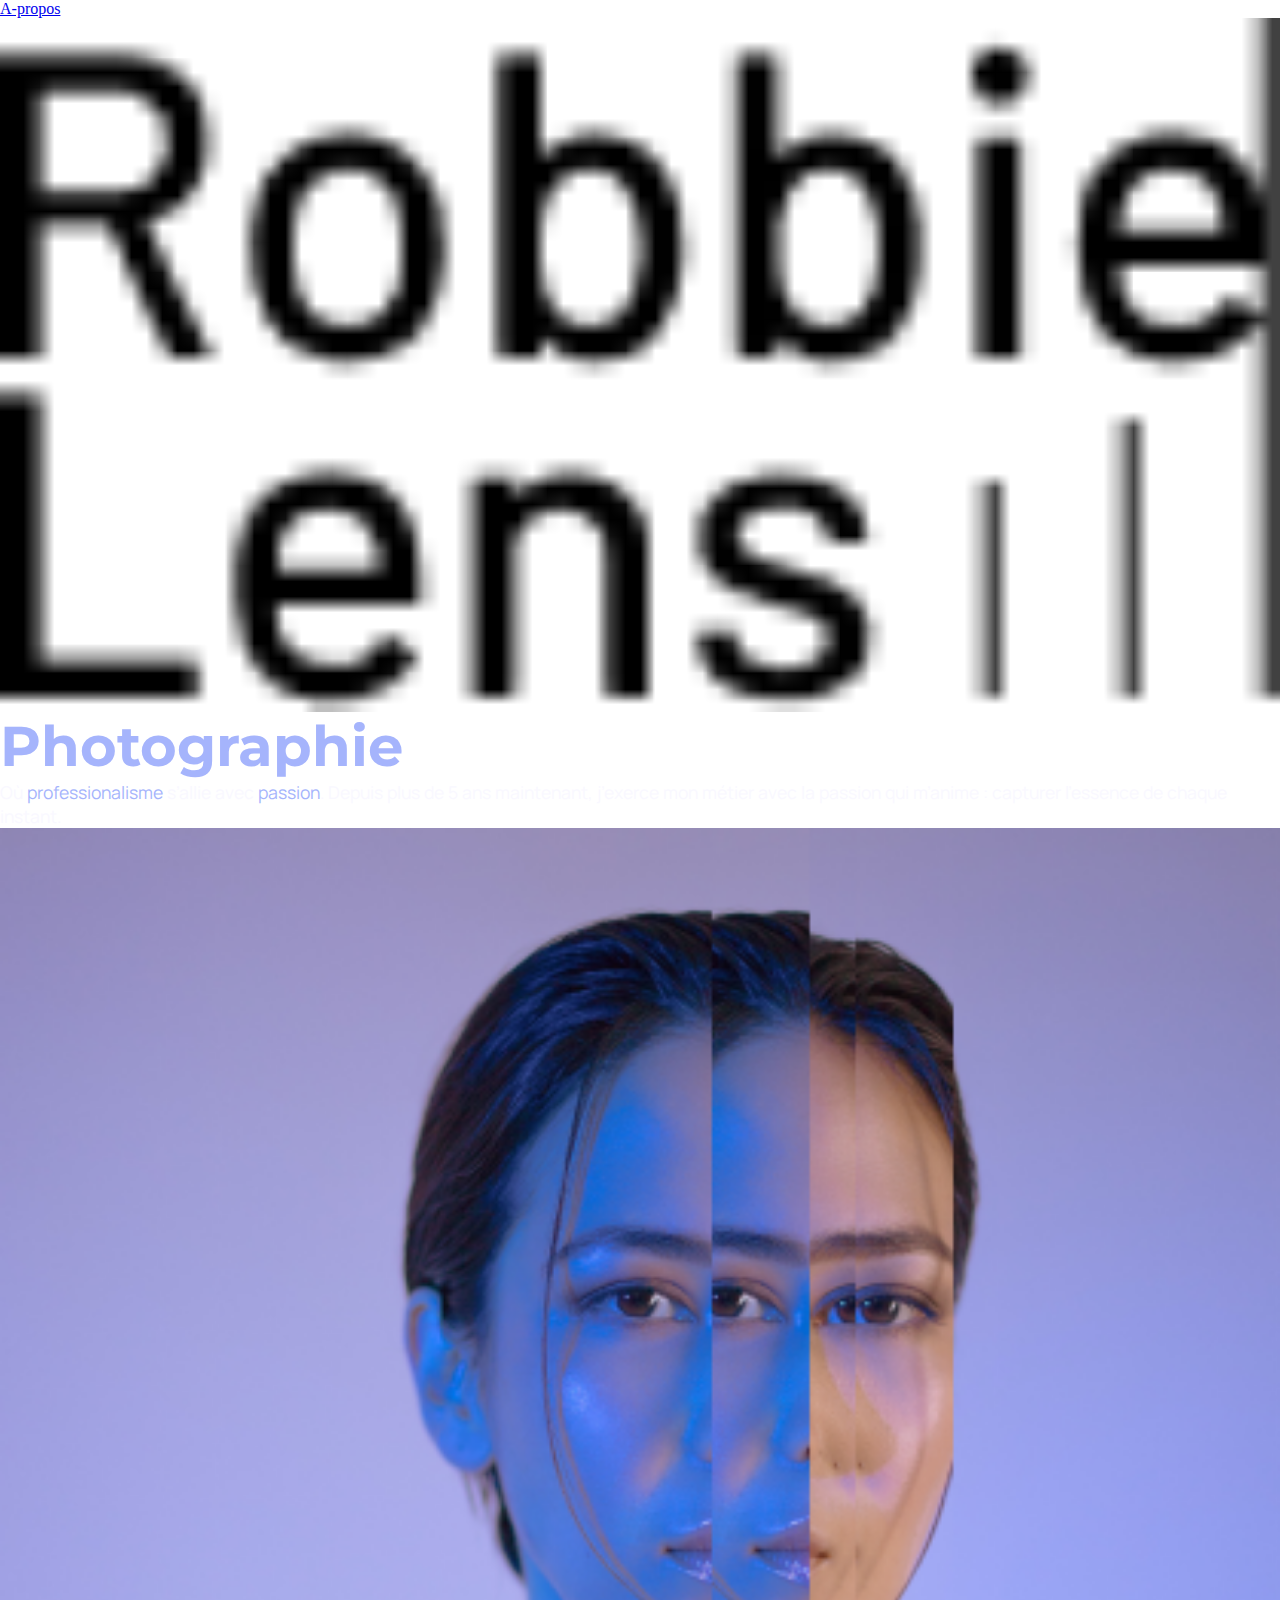
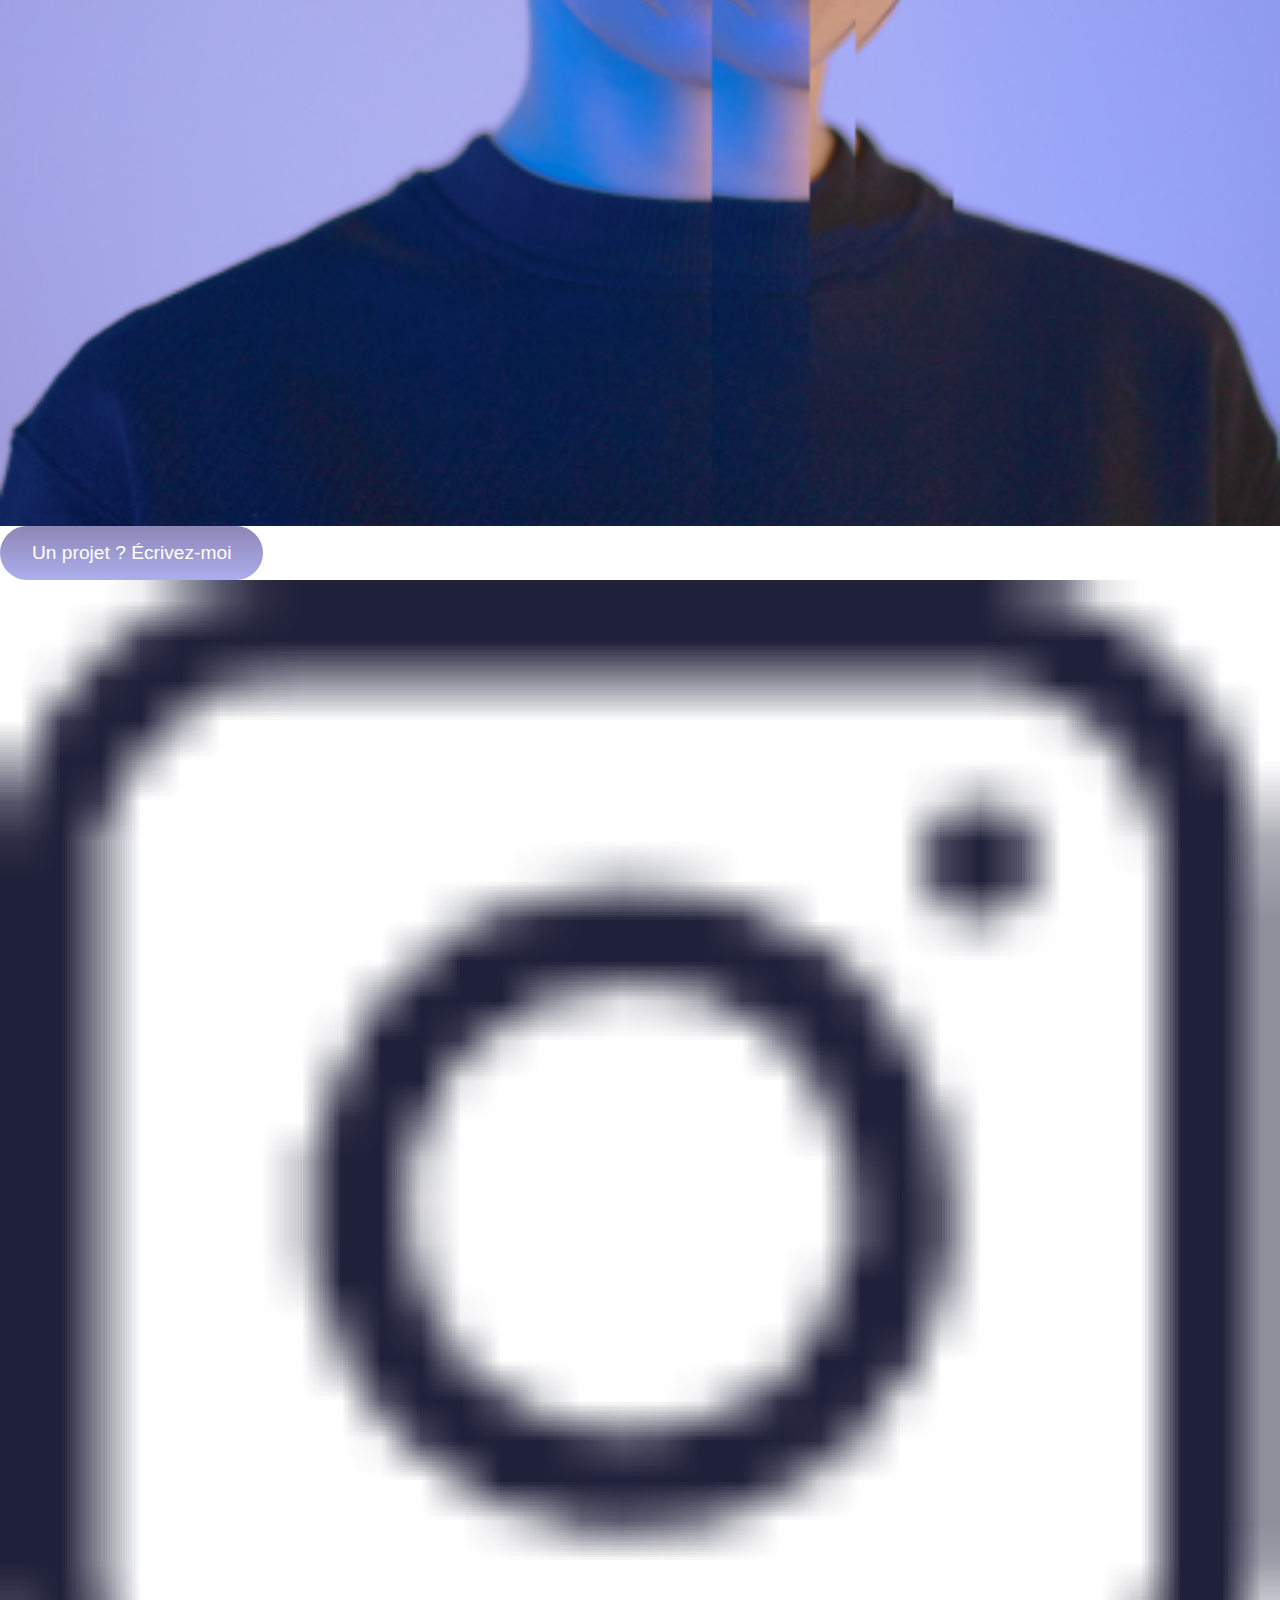
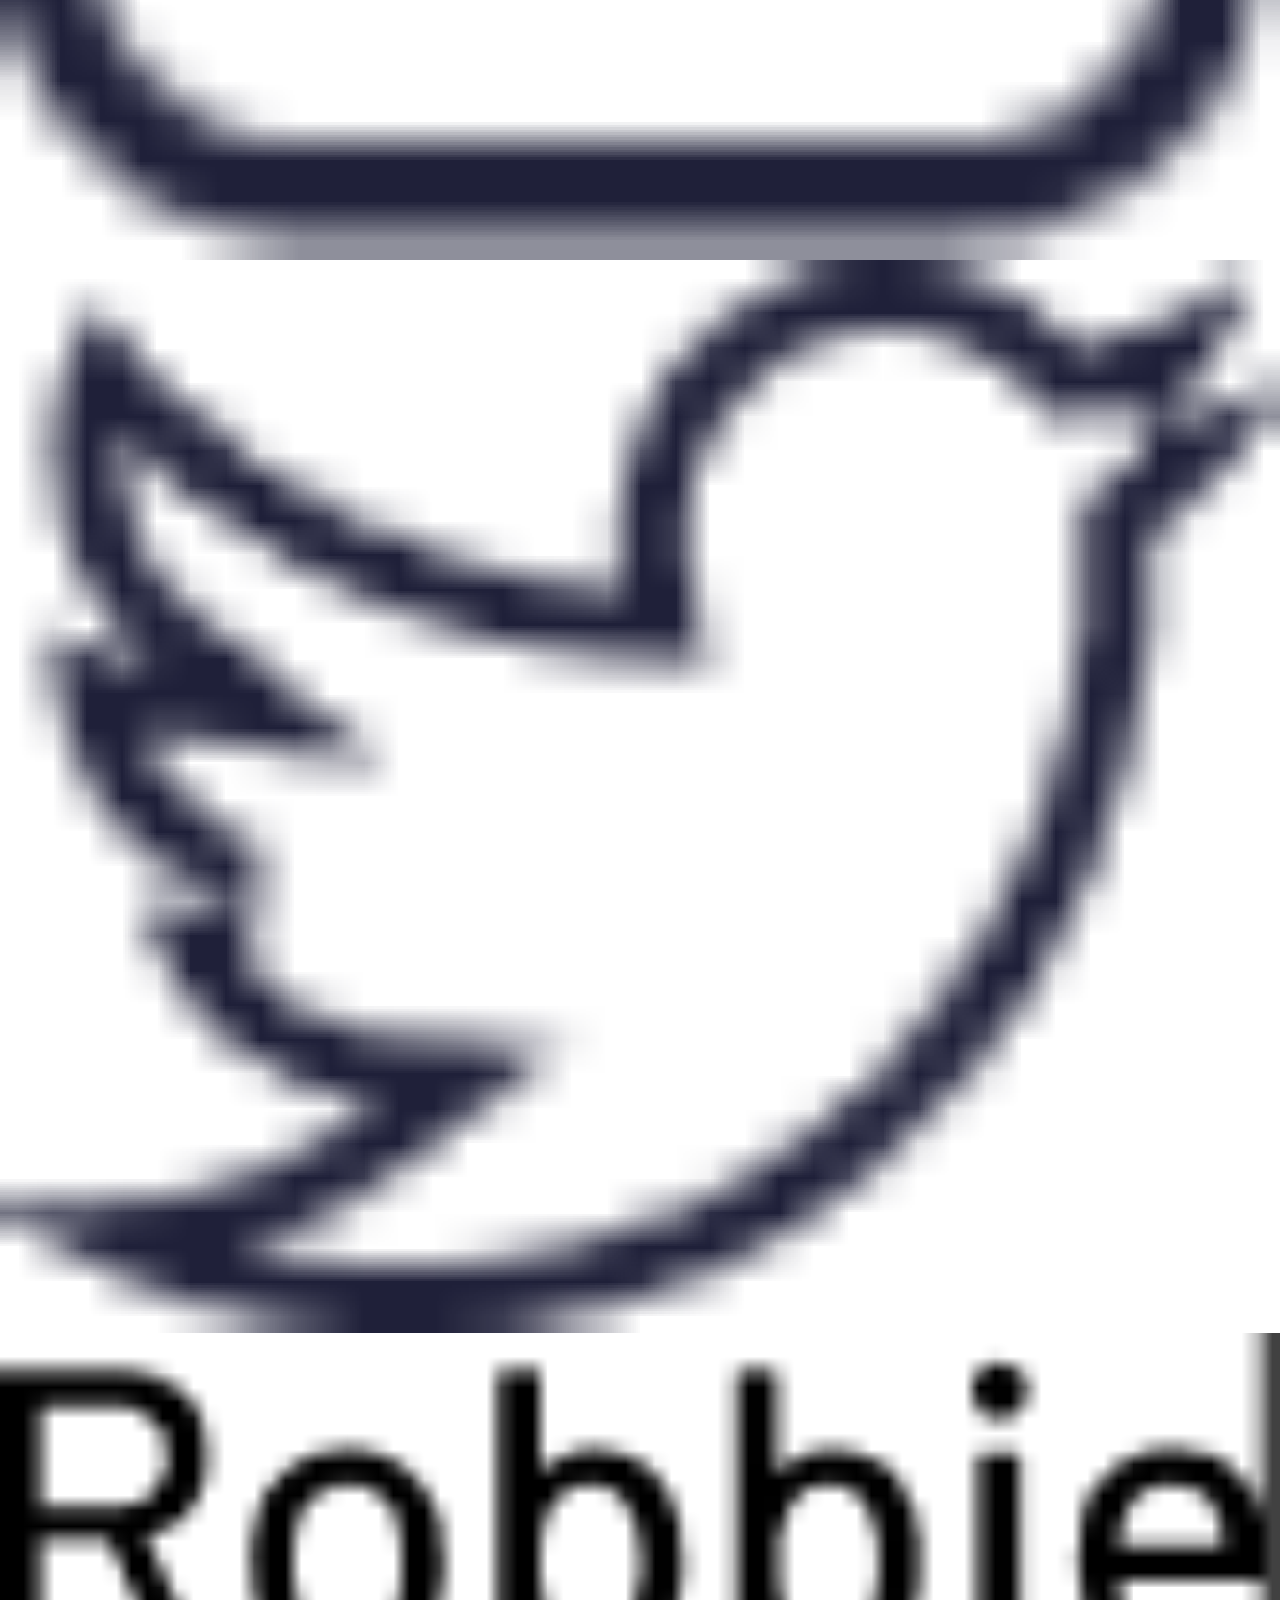
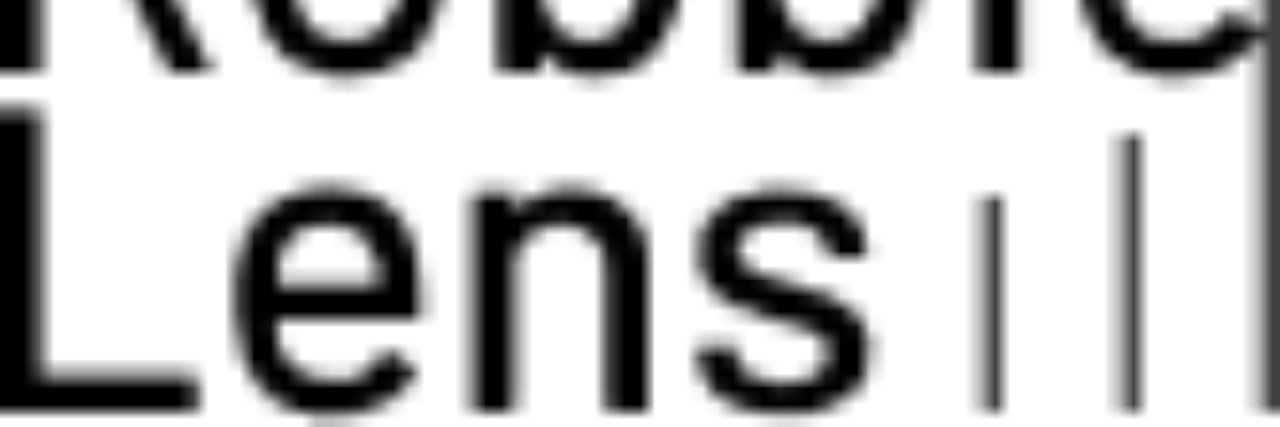
<file: index.html>
<!DOCTYPE html>
<html lang="fr">
    <head>
        <meta charset="utf-8">
        <title>Accueil – Robbie Lens Photographie</title>
        <link rel="stylesheet" href="style.css">
        <div><a href="dossier_demo/a_propos.html">A-propos</a><br>
        <img src="images/logo.png" alt ="C'est notre logo" title="Logo"/></div>
        <link rel="preconnect" href="https://fonts.googleapis.com">

        <!-- Ajouts de polices d'écriture depuis Google-Font (Montserrat et Manrope) -->
        <link rel="preconnect" href="https://fonts.gstatic.com" crossorigin>
        <link href="https://fonts.googleapis.com/css2?family=Montserrat:ital,wght@0,100..900;1,100..900&display=swap" rel="stylesheet">
        <link rel="preconnect" href="https://fonts.googleapis.com">

        <link rel="preconnect" href="https://fonts.gstatic.com" crossorigin>
        <link href="https://fonts.googleapis.com/css2?family=Manrope:wght@200..800&family=Montserrat:ital,wght@0,100..900;1,100..900&display=swap" rel="stylesheet">
    </head>
    <body>
        
        
        <h1>Photographie</h1>
        <p>Où <span class="classe_1">professionalisme</span> s’allie avec <span class="classe_2">passion</span>. Depuis plus de 5 ans maintenant, j’exerce mon métier avec la passion
        qui m’anime : capturer l’essence de chaque instant.</p>
        
        <p><img src="images/robbie-lens.png" alt="C'est une photo de Robbie Lens" title="Photo de Robbie Lens"/></p>
        <a href="" class="cta">Un projet ? Écrivez-moi</a>

    <div>
        <p><img src="images/instagram.png" alt="C'est un icone de instagram" title="Icone instagramme" /></p>
        <p><img src="images/twitter.png" alt="C'est un icone de twitter" title="Icone de twitter"/></p>
        <img src="images/logo.png" alt ="C'est notre logo" title="Logo"/>
    </div>
         
        <!-- C'est le premier exo -->
    </body>
</html>
</file>
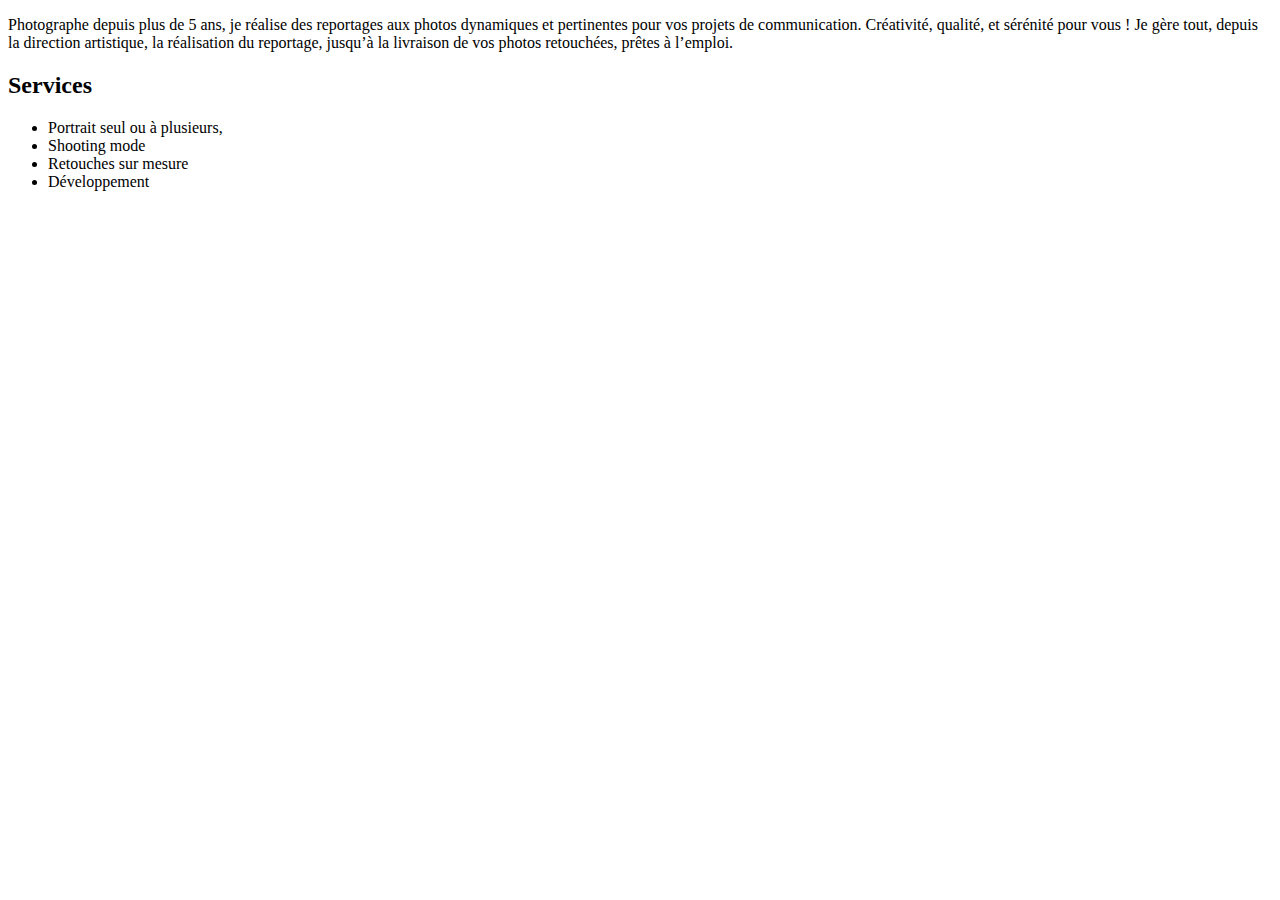
<file: a_propos.html>
<!DOCTYPE html>
<html lang="fr">

<head>
    <meta charset="utf-8">
    <title>À propos - Robbie Lens Photographie</title>
</head>

<body>
    <p>Photographe depuis plus de 5 ans, je réalise des reportages aux photos dynamiques et pertinentes pour vos projets de communication. Créativité, qualité, et sérénité pour vous ! Je gère tout, depuis la direction artistique, la réalisation du reportage, jusqu’à la livraison de vos photos retouchées, prêtes à l’emploi.</p>
    <h2>Services</h2>
    <ul>
        <li>Portrait seul ou à plusieurs,</li>
        <li>Shooting mode</li>
        <li>Retouches sur mesure</li>
        <li>Développement</li>
    </ul>
    <!-- Contenu de la page -->
</body>

</html>
</file>
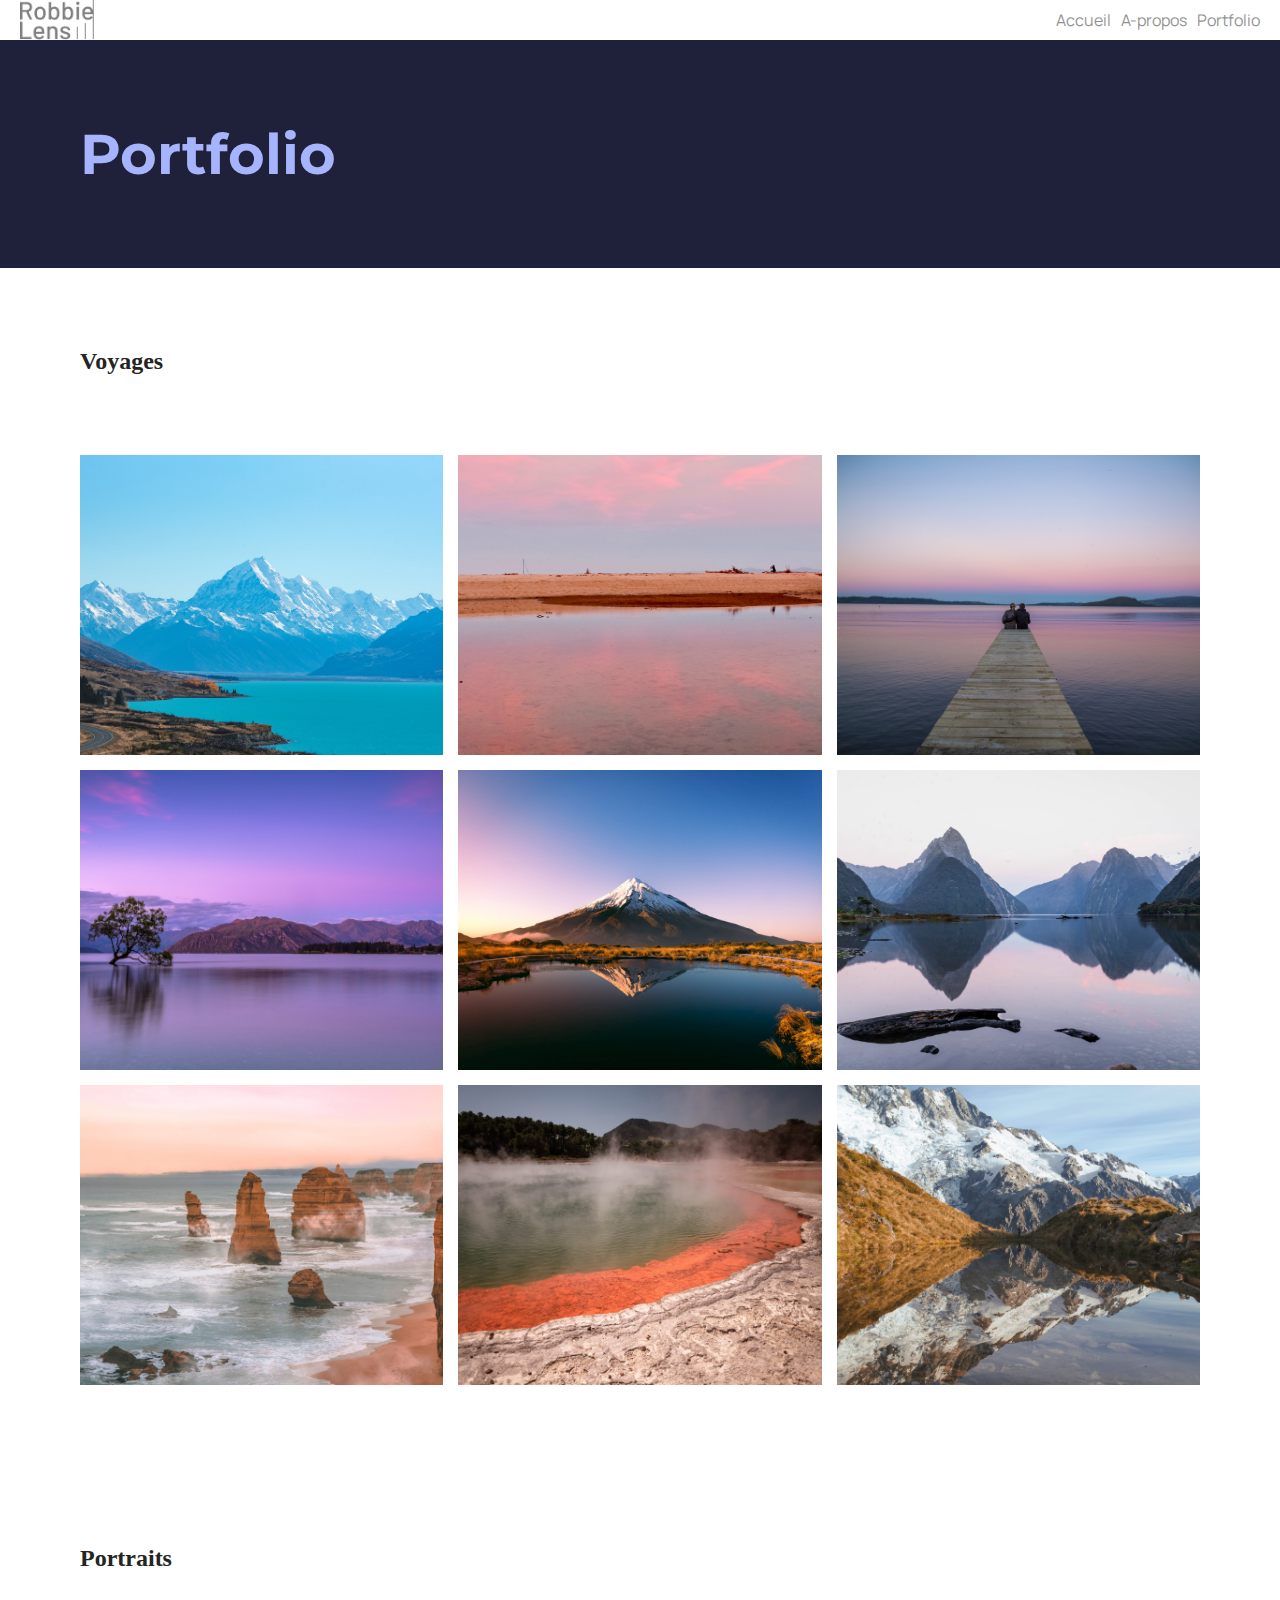
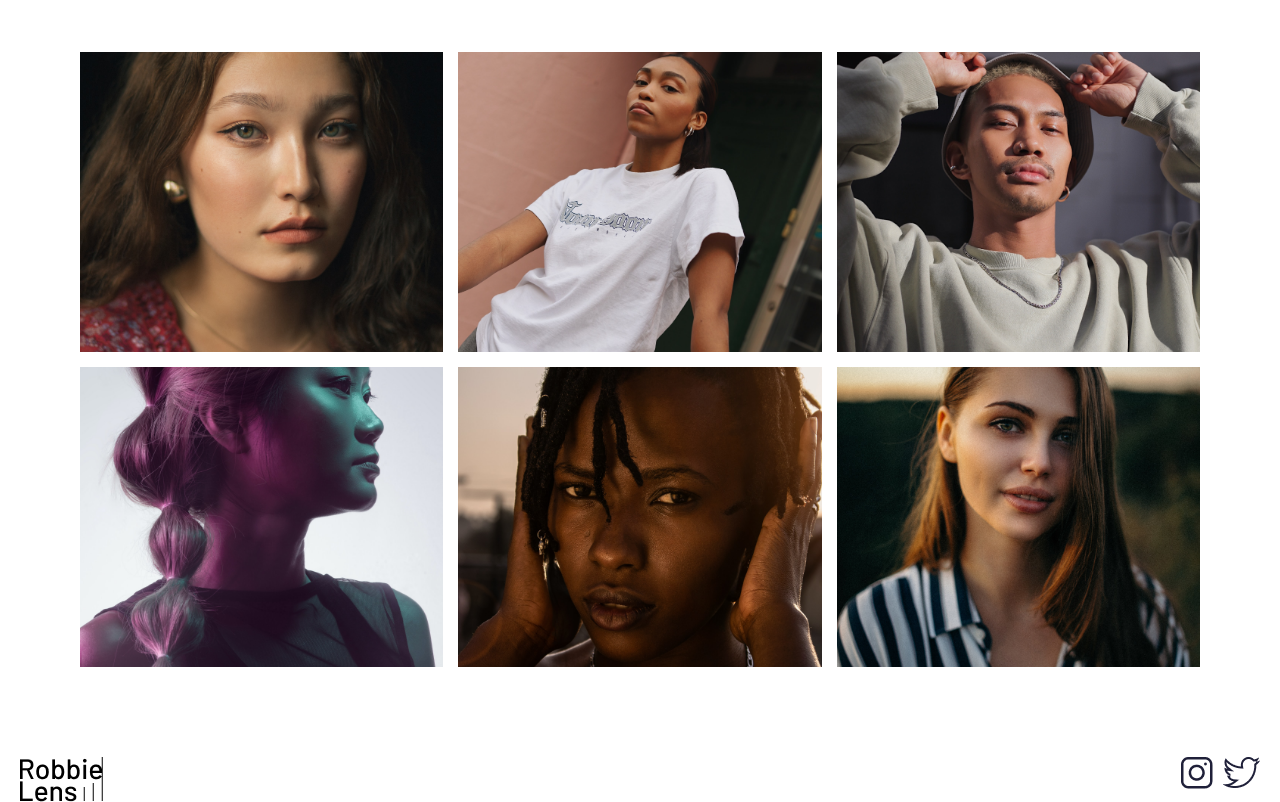
<file: portfolio.html>
<!DOCTYPE html>
<html lang="fr">
    <head>
        <meta charset="utf-8">
        <title>Portfolio - Robbie Lens Photographie</title>
        <link rel="stylesheet" href="style.css">
        
         <!-- Ajouts de polices d'écriture depuis Google-Font (Montserrat et Manrope) -->
        <link rel="preconnect" href="https://fonts.googleapis.com">
        <link rel="preconnect" href="https://fonts.gstatic.com" crossorigin>
        <link href="https://fonts.googleapis.com/css2?family=Montserrat:ital,wght@0,100..900;1,100..900&display=swap" rel="stylesheet">
        <link rel="preconnect" href="https://fonts.googleapis.com">

        <link rel="preconnect" href="https://fonts.gstatic.com" crossorigin>
        <link href="https://fonts.googleapis.com/css2?family=Manrope:wght@200..800&family=Montserrat:ital,wght@0,100..900;1,100..900&display=swap" rel="stylesheet">
        <meta name="viewport" content="width=device-width, initial-scale=1.0">
    </head>

    <body>
        <header>
        <nav class="container">

        <div class ="box liens">
            <a href="index.html">Accueil</a>
            <a href="dossier_demo/a_propos.html">A-propos</a>
            <a href="portfolio">Portfolio</a>
        </div>
        <div class ="box logo"><img src="images/logo.png" alt ="C'est notre logo" title="Logo"/></div>
        
        </nav>
        
        </header>

    <main>
        <div class="portfolio">
        <section >
            <h1>Portfolio</h1>
        </section>
        </div>

        <div class="portfolio-section-photos">
        <section >
            <h2>Voyages</h2>
            <!-- Créez ici votre grid Voyages -->
            <div class="paysage">
                <a href="images/portfolio/paysage1.jpg" target="_blank" class="lien-conteneur-photo">
                <img src="images/portfolio/paysage1.jpg" title="Voir la photo"/>
                <div class="photo-hover">Voir la photo</div>
                </a>
                <a href="images/portfolio/paysage2.jpg" target="_blank"class="lien-conteneur-photo">
                <img src="images/portfolio/paysage2.jpg" title="Voir la photo"/>
                <div class="photo-hover">Voir la photo</div>
                </a>
                <a href="images/portfolio/paysage3.jpg" target="_blank" class="lien-conteneur-photo">
                <img src="images/portfolio/paysage3.jpg" title="Voir la photo"/>
                <div class="photo-hover">Voir la photo</div>
                </a>
                <a href="images/portfolio/paysage4.jpg" target="_blank" class="lien-conteneur-photo">
                <img src="images/portfolio/paysage4.jpg" title="Voir la photo"/>
                <div class="photo-hover">Voir la photo</div>
                </a>
                <a href="images/portfolio/paysage5.jpg" target="_blank" class="lien-conteneur-photo">
                <img src="images/portfolio/paysage5.jpg" title="Voir la photo"/>
                <div class="photo-hover">Voir la photo</div>
                </a>
                <a href="images/portfolio/paysage6.jpg" target="_blank"class="lien-conteneur-photo">
                <img src="images/portfolio/paysage6.jpg" title="Voir la photo"/>
                <div class="photo-hover">Voir la photo</div>
                </a>
                <a href="images/portfolio/paysage7.jpg" target="_blank" class="lien-conteneur-photo">
                <img src="images/portfolio/paysage7.jpg" title="Voir la photo"/>
                <div class="photo-hover">Voir la photo</div>
                </a>
                <a href="images/portfolio/paysage8.jpg" target="_blank" class="lien-conteneur-photo">
                <img src="images/portfolio/paysage8.jpg" title="Voir la photo"/>
                <div class="photo-hover">Voir la photo</div>
                </a>
                <a href="images/portfolio/paysage9.jpg" target="_blank" class="lien-conteneur-photo">
                <img src="images/portfolio/paysage9.jpg" title="Voir la photo"/>
                <div class="photo-hover">Voir la photo</div>
                </a>
            </div>
        </section>
        <section>
            <h2>Portraits</h2>
            <div class="portrait">
                <a href="images/portfolio/portrait1.jpg" target="_blank" class="lien-conteneur-photo">
                    <img src="images/portfolio/portrait1.jpg" alt="C'est un portrait"/>
                    <div class="photo-hover">Voir la photo</div>
                </a>
                <a href="images/portfolio/portrait2.jpg" target="_blank" class="lien-conteneur-photo">
                    <img src="images/portfolio/portrait2.jpg" title="Voir la photo"/>
                    <div class="photo-hover">Voir la photo</div>
                </a>
                <a href="images/portfolio/portrait3.jpg" target="_blank" class="lien-conteneur-photo">
                    <img src="images/portfolio/portrait3.jpg" title="Voir la photo"/>
                    <div class="photo-hover">Voir la photo</div>
                </a>
                <a href="images/portfolio/portrait4.jpg" target="_blank" class="lien-conteneur-photo">
                    <img src="images/portfolio/portrait4.jpg" title="Voir la photo"/>
                    <div class="photo-hover">Voir la photo</div>
                </a>
                <a href="images/portfolio/portrait5.jpg" target="_blank" class="lien-conteneur-photo">
                    <img src="images/portfolio/portrait5.jpg" title="Voir la photo"/>
                    <div class="photo-hover">Voir la photo</div>
                </a>
                <a href="images/portfolio/portrait6.jpg" target="_blank" class="lien-conteneur-photo">
                    <img src="images/portfolio/portrait6.jpg" title="Voir la photo"/>
                    <div class="photo-hover">Voir la photo</div>
                </a>
            </div>
            <!-- Créez ici votre grid Portraits -->
        </section>
        </div>
    </main>

    <footer class="pied">
        
        <div class="box logo"><img src="images/logo.png" alt ="C'est notre logo" title="Logo"/></div>

        <div class="box icone"><a href="https://www.instagram.com/" target="_blank">
            <img src="images/instagram.png" alt="C'est un icone de instagram" title="Icone instagramme" />
        </a>
        <a href="https://x.com/home" target="_blank">
            <img src="images/twitter.png" alt="C'est un icone de twitter" title="Icone de twitter"/>
        </a>
        </div>
        
    </footer>
</body>

</html>
</file>
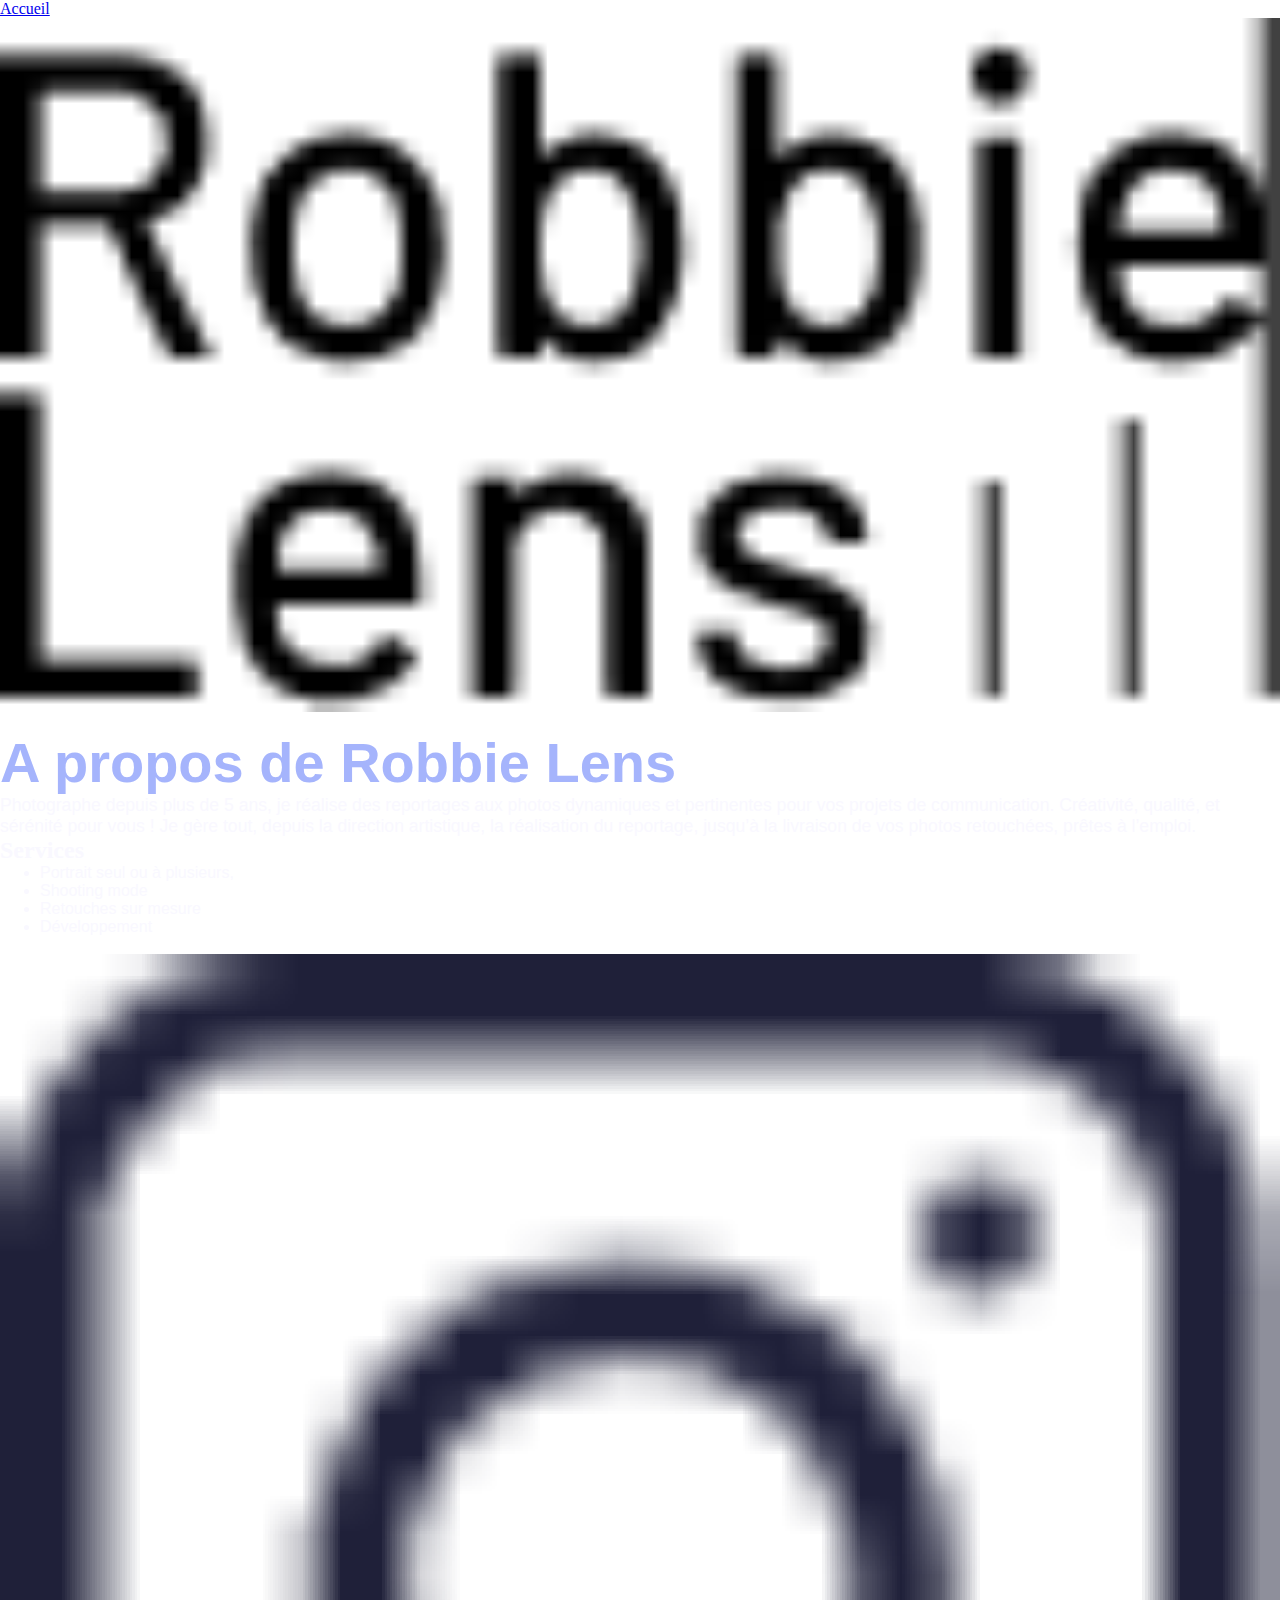
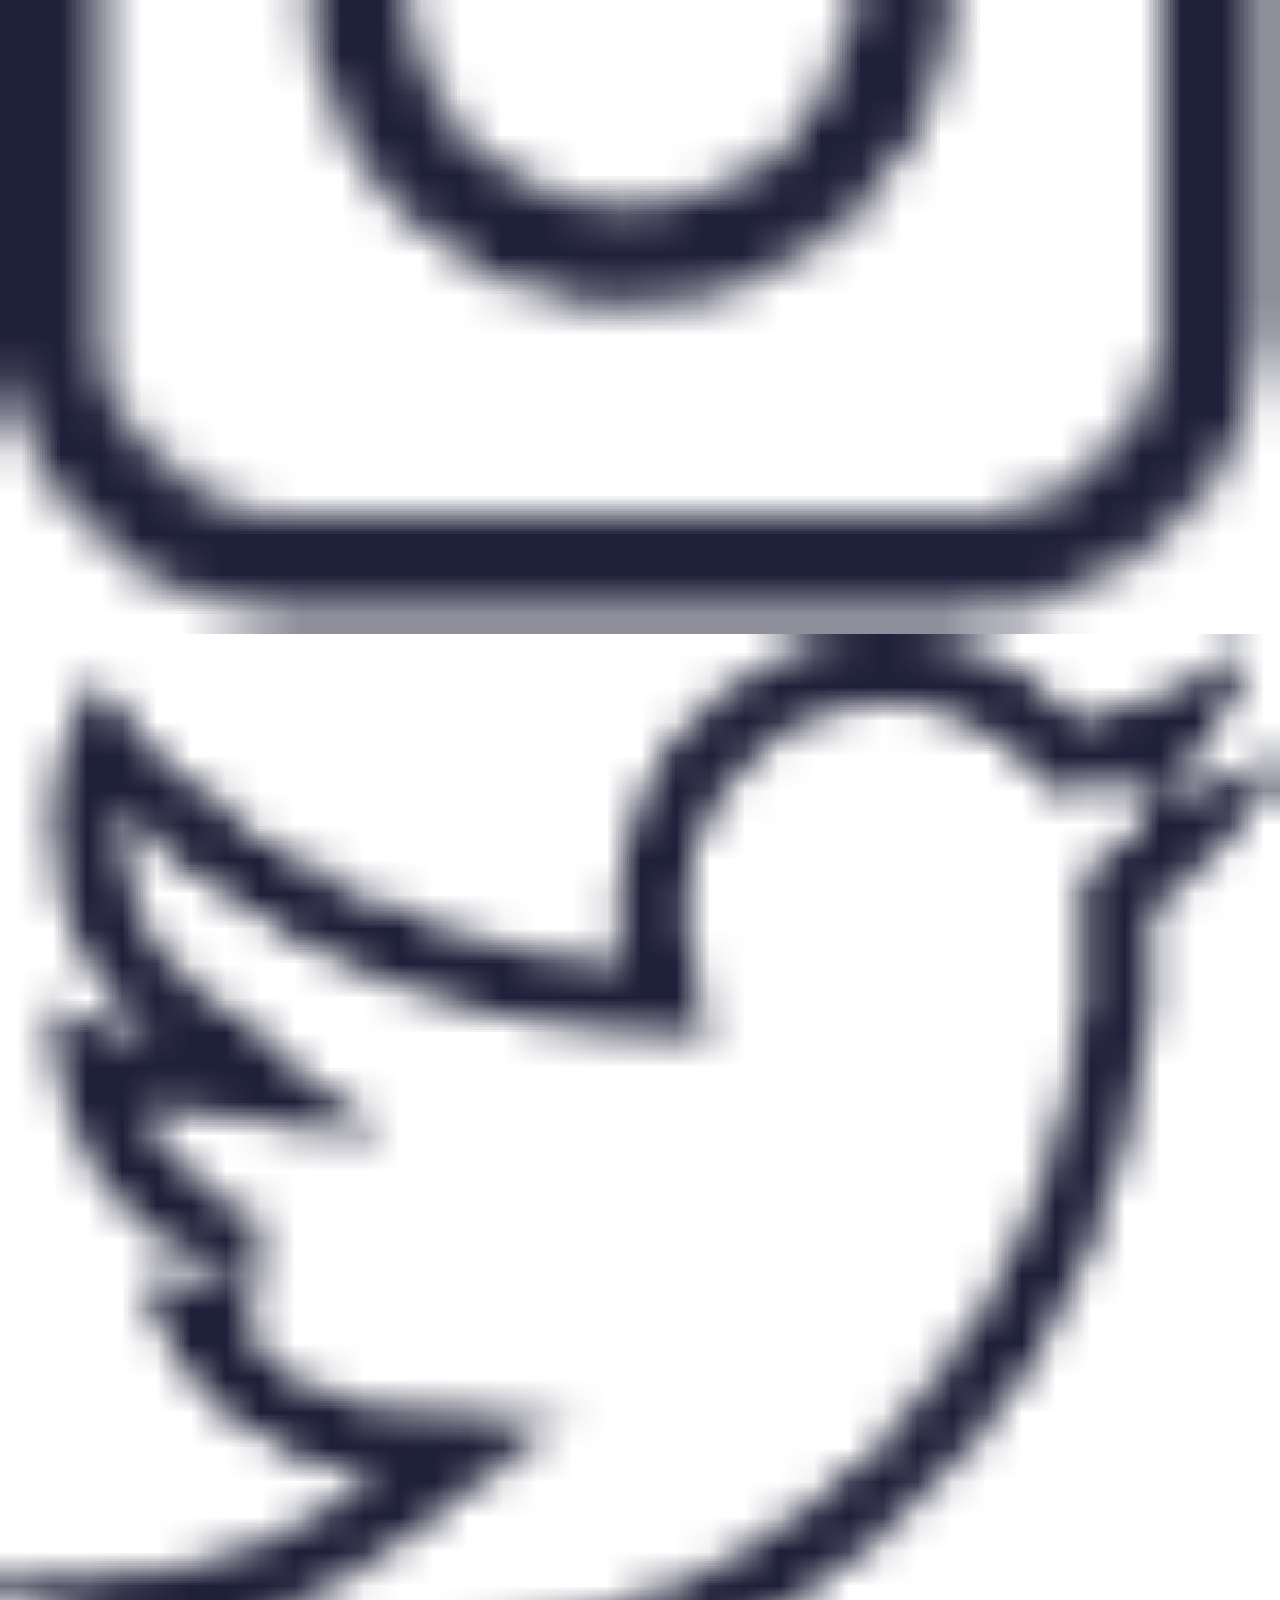
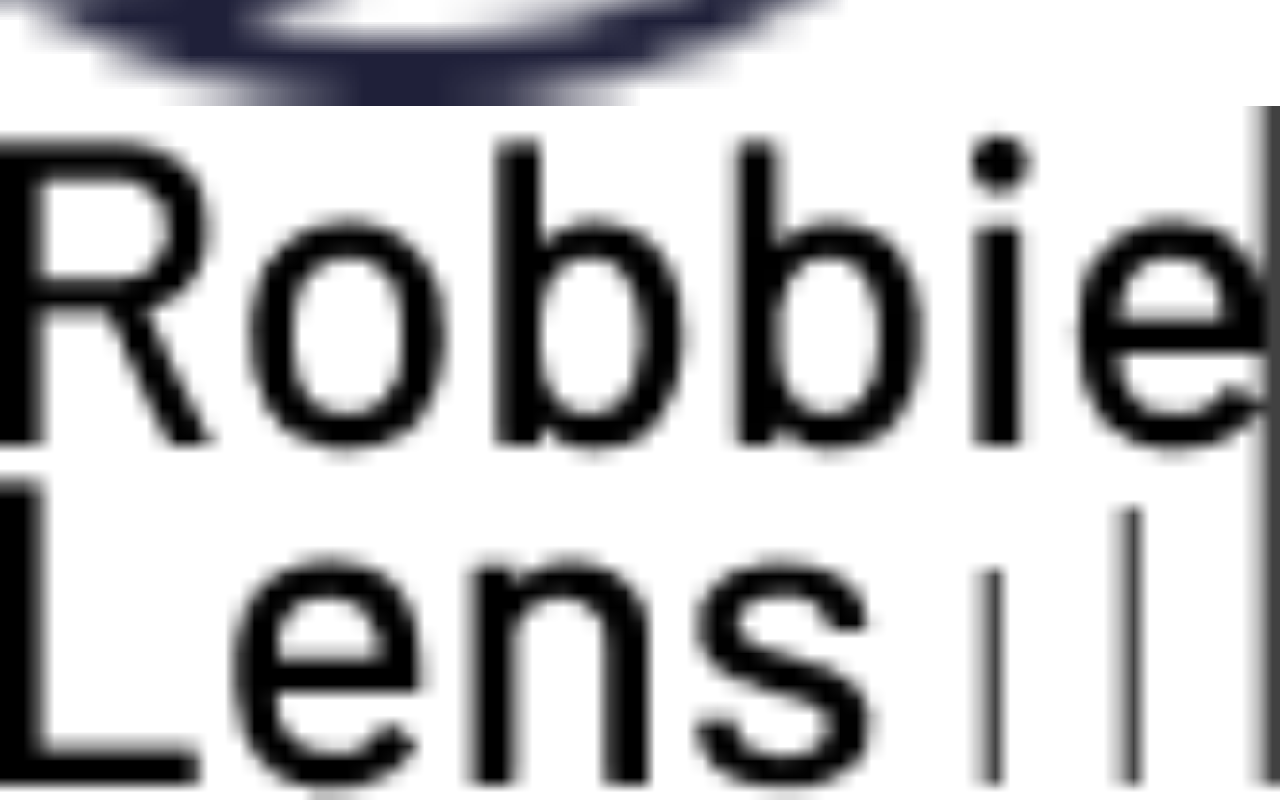
<file: dossier_demo/a_propos.html>
<!DOCTYPE html>
<html lang="fr">

<head>
    <meta charset="utf-8">
    <title>À propos - Robbie Lens Photographie</title>
    <link rel="stylesheet" href="../style.css">
    <div><a href="../index.html">Accueil</a><br>
        <img src="../images/logo.png" alt ="C'est notre logo" title="Logo"/></div>
</head>
<br>
<body>
    <h1>A propos de Robbie Lens</h1>
    <p>Photographe depuis plus de 5 ans, je réalise des reportages aux photos dynamiques et pertinentes pour vos projets de communication. Créativité, qualité, et sérénité pour vous ! Je gère tout, depuis la direction artistique, la réalisation du reportage, jusqu’à la livraison de vos photos retouchées, prêtes à l’emploi.</p>
    <h2>Services</h2>
    <ul>
        <li>Portrait seul ou à plusieurs,</li>
        <li>Shooting mode</li>
        <li>Retouches sur mesure</li>
        <li>Développement</li>
    </ul>
    <br>

    <p><img src="../images/instagram.png" alt="C'est un icone de instagram" title="Icone instagramme" /></p>
    <p><img src="../images/twitter.png" alt="C'est un icone de twitter" title="Icone de twitter"/></p>
    <div><img src="../images/logo.png" alt ="C'est notre logo" title="Logo"/></div>

    <!-- Contenu de la page -->
</body>

</html>
</file>
<file: style.css>
nav a {
    color: #242424;
    text-decoration: none;
    font-size: 1em;
    font-family: "Manrope", sans-serif;
}
* {
    margin: 0;
}
.classe_1,.classe_2 {
    
    color:#A5B4FC ;
}

h1 {
    font-size: 3.5em;
    color: #A5B4FC;

    font-family: "Montserrat", sans-serif;
    
}
p { 
    font-family: "Manrope", sans-serif; 
    font-size: 1.1em;
}

ul {
    font-size: 1em;
    font-family: "Manrope", sans-serif;
}


    
    


header, footer{
    background-color: white;

}
.container {
    display: flex;
    flex-wrap: wrap;
    align-items: center;
    justify-content: space-between;
    padding-inline: 20px;
    flex-direction: row;
    gap: 10px;
}
nav img {
    height: 40px;
}


p,ul,h2 {
    color:#F9F8FF;
}
.cta { 
    display: inline-block;
    padding: 16px 32px;
    color: white;
    font-family: Verdana, Geneva, Tahoma, sans-serif;
    background: linear-gradient(#8E86B5,#ACAEED);
    border-radius: 50px;
    text-decoration: none;
    font-size: larger;

}
.classe_5 {
    padding: 50px;
    display: inline-block;
    border-right: 1px #8e86b5 solid;
    border-bottom: 1px #8e86b5 solid;
}
header a:hover {
    text-decoration: underline;
}
.cta:hover {
    background: linear-gradient(#696484,#8788BA);
}
header:hover, footer:hover {
    opacity:0.5;
}
header {
    background-color: white;
    
}
section { 
    padding: 80px;
}
.ctr {
    
    margin: 0 auto;
    background-color:  #1F2039;
    padding: 5% 20%;
    max-width: 1000px;
    
}

.marge_1, .marge_2 {
    margin-top: 30px,
}
.logo{
    order: 1;
    
}
.liens{
    order: 2;
    
}
.container_2 {
  display: flex;
  align-items: center;
  justify-content: space-between;
  background-color: #1f1b3a; /* violet foncé */
  padding: 60px 40px;
}

.container_photo{
    
    background-color: white;
    display: flex;
    justify-content: center;
   
    flex-wrap: wrap;
    margin-top: 0;          /* annule l'espace vers le haut */
    padding-top: 0;         /* idem */
    
    
   
}
.photo_1{
    order: 1;
    
}
.photo_2{
    order: 2;
    
}
.pied{
    display: flex;
    gap: 10%;
    flex-direction: row-reverse;
    justify-content:space-between; 
    padding-top: 10px;
    padding-inline: 20px;
}
.liens{
    display: flex;
    gap: 10px;
}
.portfolio{
    background-color:#1F2039;
    width: 100%;
}
.icone {
    display: flex;
    gap: 10px;
}
.portfolio-section-photos {
  background-color: white;
}

.portfolio-section-photos h2 {
  color: #242424;
  margin-bottom: 80px;
}

.grid-paysages img, .grid-portraits img {
  width: 100%;
  height: 100%;
  /* Même si vous ne connaissez pas cette propriété, vous en aurez besoin pour permettre aux images de respecter les dimensions de la grid CSS */
  object-fit: cover;
}
.paysage{
    display: grid;
    grid-template-columns: 1fr 1fr 1fr;
    grid-template-rows: 300px 300px 300px;
    gap: 15px;
} 
.paysage img {
  width: 100%;
  height: 100%;
  object-fit: cover; /* très important pour éviter les déformations */
  display: block; /* évite l’espace blanc en bas de l’image */
}
.portrait{
    display: grid;
    grid-template-columns: 1fr 1fr 1fr;
    grid-template-rows: 300px 300px;
    gap: 15px;
}
.portrait img {
  width: 100%;
  height: 100%;
  object-fit: cover; /* très important pour éviter les déformations */
  display: block; /* évite l’espace blanc en bas de l’image */
}
.lien-conteneur-photo {
  position: relative;
  display: block;
}

.photo-hover {
  position: absolute;
  top: 0;
  left: 0;
  right: 0;
  bottom: 0;
  display: flex;
  align-items: center;
  justify-content: center;
  font-size: 1.5em;
  color: white;
  background-color: rgba(0, 0, 0, 0.7);
  display: none;
}
.lien-conteneur-photo:hover .photo-hover {
  display: flex;
}
.projet {
    margin-bottom: 0;       /* empêche l'espacement vers le bas */
    padding-bottom: 0;      /* idem */
    display: flex;
    flex-direction: row;
    justify-content: center;
    align-items: center;
    height: 100px;
    font-family: Georgia, 'Times New Roman', Times, serif;
    font-size:larger;
    
}
table{
    color: white;
    border-collapse: collapse;
}
td,th {
    border: 1px solid #A5B4FC;
    
    padding: 20px 50px;
    text-align: center;
    
}
caption {
    margin-bottom: 50px;
    
}
.section-contact h2 {
  color: #a5b4fc;
  padding-bottom: 30px;
  
  
}
.section-contact{
    background-color: #1F2039;
    display: flex;
    flex-direction: column;
    justify-content: center;
    align-items: center;
}
label{
    color: white;
}
form{

    max-width: 1000px;
}
.formulaire{
    display: flex;
    flex-direction: column;
    justify-content: center;
    gap: 20px;
    max-width: 1000px;

}
.box.champ{
    display: flex;
    flex-direction: column;
    
    
}
.ligne{
    display: flex;
    gap: 20px;
    width: 100%;
    
    
}
.champ {
  flex: 1;
  display: flex;
  flex-direction: column;
}
.message {
  width: 100%;
  display: flex;
  flex-direction: column;
  
}



.message .box.champ {
    display: flex;
    flex-direction: column;
    padding-top: 20px;
}
.box.envoie{
    margin-top: 20px;
    text-align: center;
    

}
button[type="submit"] {
    display: inline-block;
    padding: 12px 24px;
    background: linear-gradient(#8E86B5, #ACAEED);
    border: none;
    border-radius: 25px;
    color: white;
    font-weight: bold;
    font-size: 16px;
    cursor: pointer;
    transition: transform 0.2s ease, background 0.3s ease;
    box-shadow: 0 4px 6px rgba(0, 0, 0, 0.1);
}
button[type="submit"]:hover {
    transform: scale(1.05);
    background: linear-gradient(#7b74aa, #9a9fe0);
}

.box.champ.message{
    padding-top: 20px;
}
html {
  overflow-x: hidden;
}
@media screen and (max-width: 1200px) {
h1,h2 {
    font-size: 2em;
}
table {
    display: none;
}
    
}

@media screen and (max-width:996px) {
.container_2,
.box.txt,
.box.image,
.container_photo,
.box.photo_1,
.box.photo_2 {
  width: 100%;
  box-sizing: border-box;
  padding: 0 1rem;
  align-items: center;
  text-align: center;
}

.box.txt {
  display: flex;
  flex-direction: column;
}

.box.image {
  display: flex;
  justify-content: center;
}

.container_photo {
  display: flex;
  flex-direction: column;
  gap: 1rem;
}

.box.photo_1,
.box.photo_2 {
  display: flex;
  flex-direction: column;
  gap: 0.5rem;
  align-items: center;
}



.ligne {
    flex-direction: column;
}
.container_2,
.box.txt,
.box.image,
.container_photo,
.box.photo_1,
.box.photo_2 {
  width: 100%;
  box-sizing: border-box;
  padding: 0 1rem;
  align-items: center;
  text-align: center;
}

.box.txt {
  display: flex;
  flex-direction: column;
}

.box.image {
  display: flex;
  justify-content: center;
}

.container_photo {
  display: flex;
  flex-direction: column;
  gap: 1rem;
}

.box.photo_1,
.box.photo_2 {
  display: flex;
  flex-direction: column;
  gap: 0.5rem;
  align-items: center;
}

  .container_2 {
    display: flex;
    flex-direction: column !important;
    align-items: center;
    gap: 1rem;
  }

  .box.txt,
  .box.image {
    width: 100%;
    padding: 0 1rem;
    box-sizing: border-box;
    text-align: center;
  }
  .container {
    flex-direction: column;
  }
  .ctr h1 {
    text-align: center;
    padding-bottom: 0px;
  }

}
img {
  max-width: 100%;
  width: 100%;
  height: auto;
  display: block;
}
</file>
